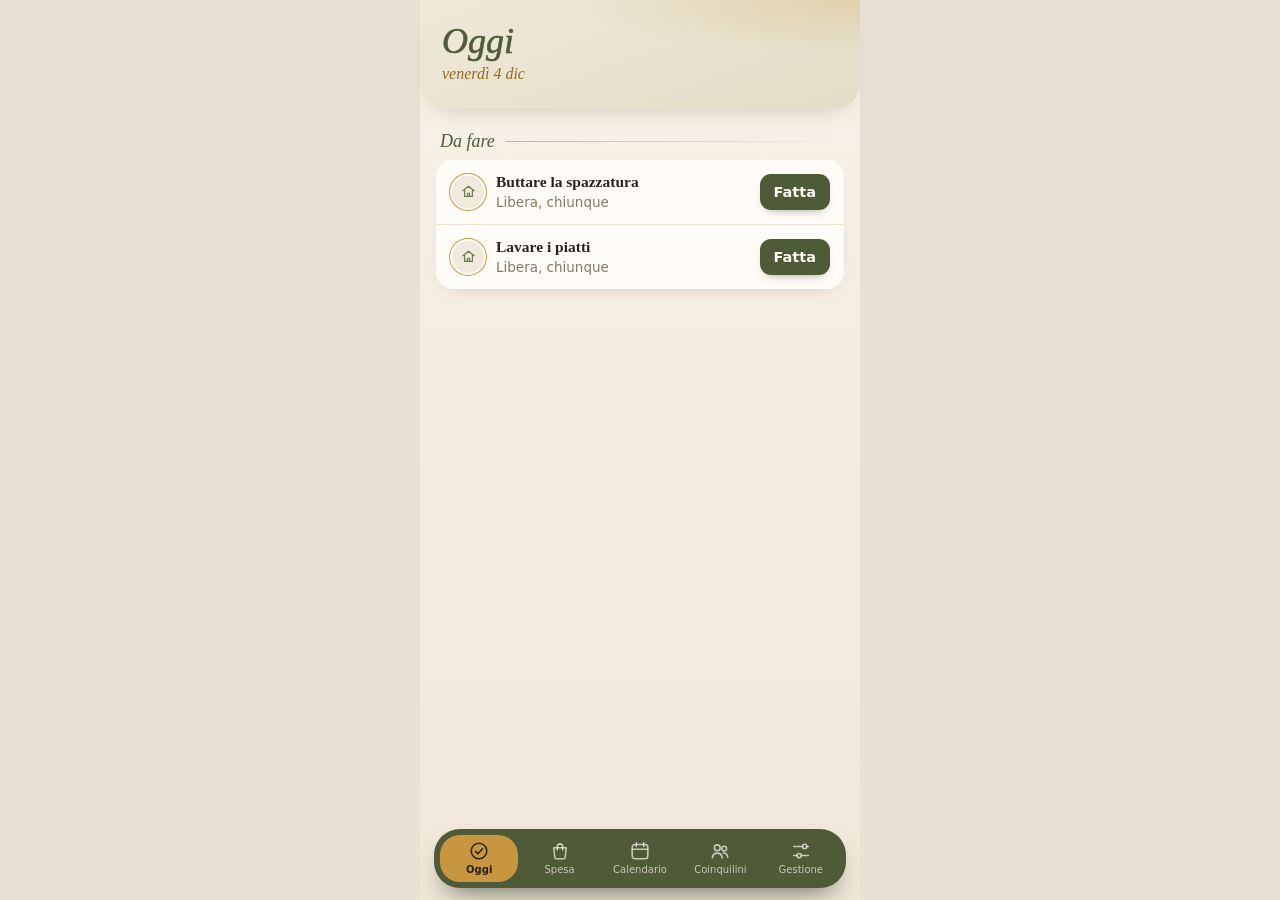
<file: index.html>
<!doctype html>
<html lang="it">
<head>
  <meta charset="utf-8">
  <meta name="viewport" content="width=device-width, initial-scale=1, viewport-fit=cover">
  <meta name="theme-color" content="#EFE9D8">
  <title>Coinqui</title>
  <link rel="stylesheet" href="styles.css">
</head>
<body>
  <!-- Icone disegnate a mano (nessuna libreria): si richiamano con <use href="#i-..."> -->
  <svg width="0" height="0" style="position:absolute" aria-hidden="true">
    <symbol id="i-oggi" viewBox="0 0 24 24"><circle cx="12" cy="12" r="8.5"/><path d="M8.2 12.4l2.6 2.6 5-5.4"/></symbol>
    <symbol id="i-calendario" viewBox="0 0 24 24"><rect x="3.5" y="5" width="17" height="15.5" rx="3"/><path d="M3.5 10h17M8 3v4M16 3v4"/></symbol>
    <symbol id="i-coinquilini" viewBox="0 0 24 24"><circle cx="9" cy="8.5" r="3.2"/><path d="M3.5 19.5c.6-3.3 2.8-5.2 5.5-5.2s4.9 1.9 5.5 5.2"/><circle cx="16.6" cy="9.4" r="2.6"/><path d="M15.6 14.3c2.6-.3 4.4 1.5 4.9 4.6"/></symbol>
    <symbol id="i-gestione" viewBox="0 0 24 24"><path d="M4 7h9.5M18.5 7H20M4 17h3.5M12.5 17H20"/><circle cx="16" cy="7" r="2.3"/><circle cx="10" cy="17" r="2.3"/></symbol>
    <symbol id="i-spesa" viewBox="0 0 24 24"><path d="M5.2 8.5h13.6l-1.1 10.6a1.6 1.6 0 0 1-1.6 1.4H7.9a1.6 1.6 0 0 1-1.6-1.4z"/><path d="M9 10.8V7.2a3 3 0 0 1 6 0v3.6"/></symbol>
    <symbol id="i-spunta" viewBox="0 0 24 24"><path d="M6.5 12.6l3.6 3.6 7.4-8"/></symbol>
    <symbol id="i-casa" viewBox="0 0 24 24"><path d="M4 11l8-6.5 8 6.5"/><path d="M6.5 9.5V19h11V9.5"/><path d="M10.5 19v-4.5h3V19"/></symbol>
  </svg>

  <div class="app">
    <header class="testata">
      <h1 id="titolo">Oggi</h1>
      <p id="sottotitolo"></p>
    </header>
    <main id="contenuto"></main>
    <nav class="nav">
      <a href="#oggi" data-tab="oggi"><svg class="ic" aria-hidden="true"><use href="#i-oggi"/></svg>Oggi</a>
      <a href="#spesa" data-tab="spesa"><svg class="ic" aria-hidden="true"><use href="#i-spesa"/></svg>Spesa</a>
      <a href="#calendario" data-tab="calendario"><svg class="ic" aria-hidden="true"><use href="#i-calendario"/></svg>Calendario</a>
      <a href="#coinquilini" data-tab="coinquilini"><svg class="ic" aria-hidden="true"><use href="#i-coinquilini"/></svg>Coinquilini</a>
      <a href="#gestione" data-tab="gestione"><svg class="ic" aria-hidden="true"><use href="#i-gestione"/></svg>Gestione</a>
    </nav>
  </div>
  <dialog id="dialogo"></dialog>
  <script type="module" src="js/app.js"></script>
</body>
</html>
</file>
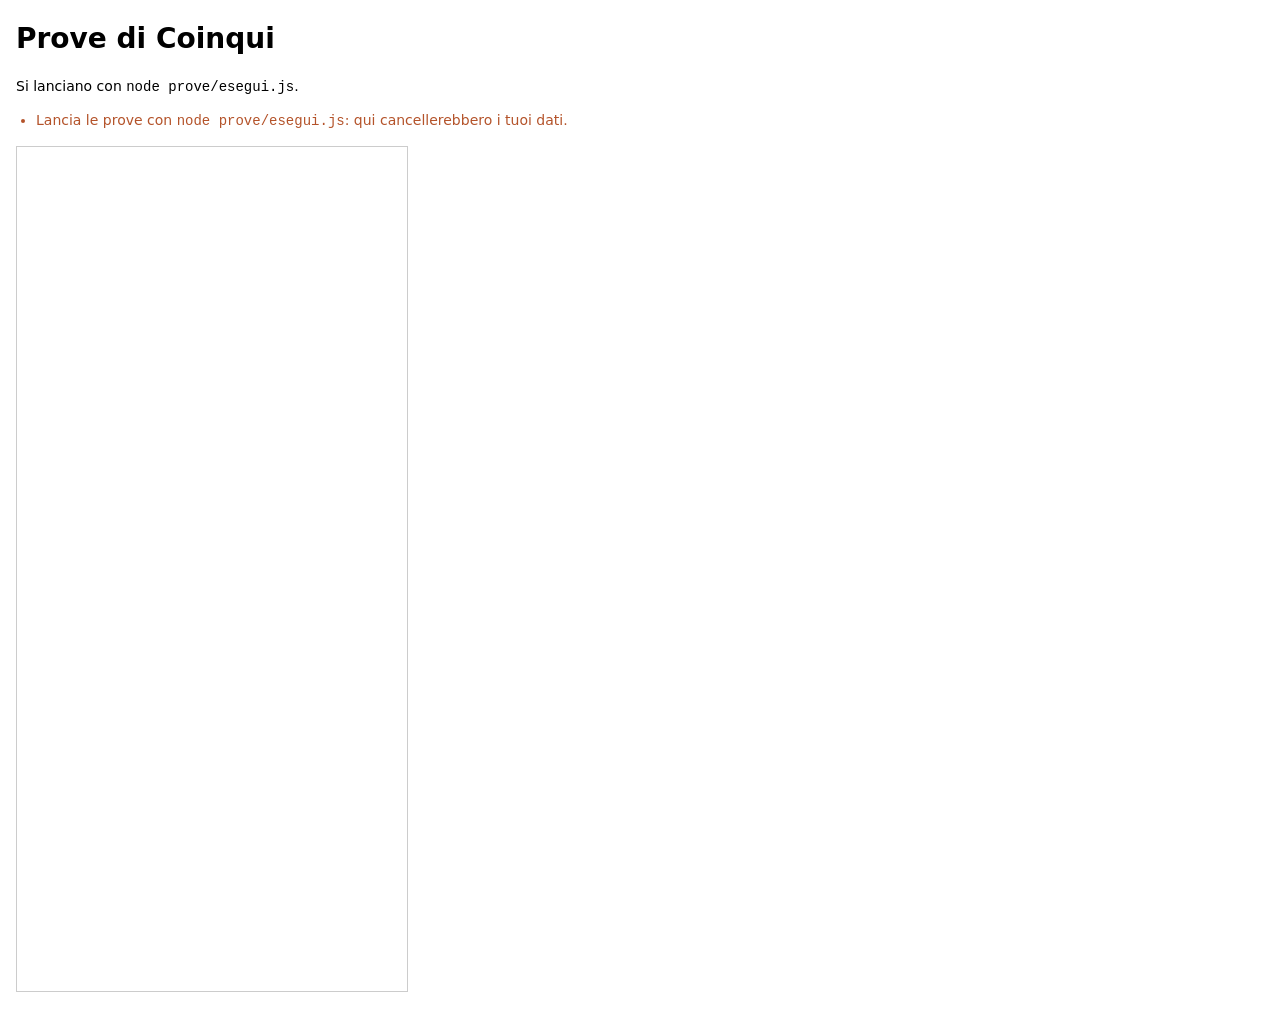
<file: prove/prove.html>
<!doctype html>
<html lang="it">
<head>
  <meta charset="utf-8">
  <title>Prove di Coinqui</title>
  <style>
    body { margin: 16px; font: 14px/1.4 system-ui, sans-serif; }
    #risultati { padding-left: 20px; }
    .ok { color: #4E5A38; }
    .ko { color: #B4532A; }
    iframe { width: 390px; height: 844px; border: 1px solid #ccc; }
  </style>
</head>
<body>
  <h1>Prove di Coinqui</h1>
  <p>Si lanciano con <code>node prove/esegui.js</code>.</p>
  <ul id="risultati"></ul>
  <!-- L'app vera, larga come un telefono: le prove ci scrivono e ci cliccano dentro. -->
  <iframe id="app" title="Coinqui"></iframe>
  <script type="module" src="casi.js"></script>
</body>
</html>
</file>
<file: styles.css>
/* Coinqui — aspetto "Salotto chiaro": avorio, verde oliva-salvia, ocra; caldo ma elegante. */

:root {
  --sfondo: #F7F1E7;
  --sfondo-fondo: #F1E8DA;
  --carta: #FFFCF7;
  --testo: #2A231C;
  --tenue: #857767;
  --bordo: #EEE4D6;
  --oliva: #6E7B55;
  --oliva-scuro: #4E5A38;
  --ocra: #C8963E;
  --ocra-scuro: #95691F;
  --ocra-chiaro: #EBCF95;
  --crema-chiaro: #FFFAF1;
  --ritardo: #B4532A;
  --ritardo-tenue: #F8E3D8;
  --ombra: 0 8px 20px -14px rgb(92 70 40 / .35);
  --raggio: 18px;
  --serif: "Palatino Linotype", Palatino, "Book Antiqua", Georgia, "Noto Serif", serif;
  --sans: system-ui, -apple-system, "Segoe UI", Roboto, sans-serif;
}

* { box-sizing: border-box; }

body {
  margin: 0;
  background: #E9E1D4;
  color: var(--testo);
  font: 15px/1.4 var(--sans);
  -webkit-tap-highlight-color: transparent;
}

.app {
  max-width: 440px;
  min-height: 100vh;
  margin: 0 auto;
  background: linear-gradient(180deg, var(--sfondo) 0%, var(--sfondo-fondo) 100%);
  padding-bottom: calc(100px + env(safe-area-inset-bottom));
}

/* ---------- Testata ---------- */

.testata {
  padding: calc(22px + env(safe-area-inset-top)) 22px 26px;
  border-radius: 0 0 26px 26px;
  color: var(--oliva-scuro);
  background:
    radial-gradient(120% 90% at 100% 0%, rgb(200 150 62 / .22), transparent 55%),
    linear-gradient(160deg, #EFE9D8 0%, #E3DCC6 100%);
  box-shadow: 0 10px 24px -18px rgb(78 90 56 / .6);
}
.testata h1 {
  margin: 0;
  font: italic 400 36px/1.08 var(--serif);
  -webkit-text-stroke: .6px currentColor; /* un filo più spesso, senza arrivare al grassetto */
}
.testata p { margin: 4px 0 0; font: italic 16px var(--serif); color: var(--ocra-scuro); }

main { padding: 2px 16px 16px; }

/* ---------- Titoli di sezione ---------- */

h2 {
  display: flex;
  align-items: center;
  gap: 10px;
  font: italic 400 18px var(--serif);
  color: var(--oliva-scuro);
  margin: 20px 4px 8px;
}
h2::after {
  content: "";
  flex: 1;
  height: 1px;
  background: linear-gradient(90deg, var(--ocra), transparent);
  opacity: .7;
}

/* ---------- Liste: righe raggruppate in un'unica scheda ---------- */

.lista {
  list-style: none;
  margin: 0;
  padding: 0;
  background: var(--carta);
  border-radius: var(--raggio);
  box-shadow: var(--ombra), inset 0 1px 0 rgb(255 255 255 / .8);
  overflow: hidden;
}
.lista > li + li { border-top: 1px solid var(--bordo); }

.card {
  position: relative;
  background: var(--carta);
  padding: 12px 14px 12px 16px;
  display: flex;
  align-items: center;
  gap: 12px;
}
/* striscia di stato a sinistra */
.card::before {
  content: "";
  position: absolute;
  left: 0; top: 10px; bottom: 10px;
  width: 3px;
  border-radius: 0 3px 3px 0;
  background: transparent;
}
.card.ritardo::before { background: var(--ritardo); }
.card.fatta::before { background: var(--oliva); }

.card .info { flex: 1; min-width: 0; display: grid; gap: 1px; }
.card strong { font: 600 15.5px/1.3 var(--serif); }
.card .meta { color: var(--tenue); font-size: 13.5px; }
.card.fatta strong { color: var(--tenue); }
a.card { color: inherit; text-decoration: none; }
a.card .freccia { color: var(--ocra); font: 22px var(--serif); }

/* iniziali dei coinquilini */
.av {
  flex: 0 0 auto;
  width: 32px;
  height: 32px;
  border-radius: 50%;
  display: grid;
  place-items: center;
  font: 600 14px var(--serif);
  color: #FFF7EA;
  background: var(--oliva);
  box-shadow: 0 0 0 2px var(--carta), 0 0 0 3px var(--ocra);
}
.av-0 { background: #B4532A; }
.av-1 { background: #6E7B55; }
.av-2 { background: #9A7B53; }
.av-3 { background: #B8873A; }
.av-4 { background: #84605C; }
.av-libera { background: #F0E9DC; color: var(--oliva); }
.av svg { width: 17px; height: 17px; }

.badge {
  justify-self: start;
  font-size: 12px;
  font-weight: 600;
  color: var(--ritardo);
  background: var(--ritardo-tenue);
  border-radius: 999px;
  padding: 1px 8px;
  margin-top: 3px;
}
.esito { font-size: 13.5px; color: var(--oliva); }
.vuoto { color: var(--tenue); margin: 4px 4px; font: italic 15px var(--serif); }

/* ---------- Pulsanti ---------- */

.btn {
  font: inherit;
  font-size: 14.5px;
  font-weight: 600;
  border: 0;
  border-radius: 11px;
  padding: 8px 14px;
  background: var(--oliva-scuro);
  color: var(--crema-chiaro);
  box-shadow: 0 5px 12px -8px rgb(63 74 43 / .9);
  cursor: pointer;
  white-space: nowrap;
}
.btn:active { transform: translateY(1px); }
.btn.secondario {
  background: transparent;
  color: var(--ocra-scuro);
  box-shadow: inset 0 0 0 1px #E3C88F;
}
.btn.pericolo { background: var(--ritardo-tenue); color: var(--ritardo); box-shadow: none; }
.btn.nudo { background: none; box-shadow: none; color: var(--tenue); }
.btn.piccolo { padding: 5px 11px; font-size: 13.5px; }
.btn.largo { display: block; width: 100%; }
a.btn { text-align: center; text-decoration: none; }
main > .btn.largo:first-child { margin-top: 16px; }

.card .apri-lista { justify-self: start; margin-top: 6px; }

/* ---------- Lista della spesa ---------- */

#nuova-voce { margin-top: 16px; }
#errore-spesa { margin: 8px 4px 0; font-weight: 600; }

.voce-spesa { padding: 4px 12px 4px 8px; gap: 4px; }
/* tondo da toccare: l'area è 44px, il cerchio disegnato è più piccolo */
.spunta {
  flex: 0 0 auto;
  width: 44px;
  height: 44px;
  padding: 0;
  border: 0;
  background: none;
  display: grid;
  place-items: center;
  cursor: pointer;
}
.spunta svg {
  width: 26px;
  height: 26px;
  padding: 3px;
  border-radius: 50%;
  color: transparent;
  stroke-width: 2.2;
  box-shadow: inset 0 0 0 1.7px var(--ocra);
  transition: background .15s;
}
.spunta[aria-pressed="true"] svg { background: var(--oliva); color: var(--crema-chiaro); box-shadow: none; }

.voce-spesa .nome-voce {
  flex: 1;
  min-width: 0;
  padding: 9px 8px;
  font: 600 15.5px/1.3 var(--serif);
  color: var(--testo);
}
.voce-spesa input.nome-voce { border: 0; border-radius: 10px; background: transparent; }
.voce-spesa input.nome-voce:focus { background: var(--crema-chiaro); box-shadow: 0 0 0 2px rgb(200 150 62 / .45); }
.voce-spesa .barrato { color: var(--tenue); text-decoration: line-through; text-decoration-color: var(--ocra); }

/* ---------- Calendario ---------- */

.giorno-cal { margin-top: 4px; }
.giorno-cal.oggi h2 { color: var(--ocra-scuro); }

/* griglia del mese */
.mese {
  margin-top: 16px;
  padding: 10px 8px 8px;
  background: var(--carta);
  border-radius: var(--raggio);
  box-shadow: var(--ombra), inset 0 1px 0 rgb(255 255 255 / .8);
}
.mese-testa { display: flex; align-items: center; justify-content: space-between; padding: 0 2px 6px; }
.mese-testa strong { font: italic 600 18px var(--serif); color: var(--oliva-scuro); text-transform: capitalize; }
.freccia-mese {
  width: 44px;
  height: 40px;
  border: 0;
  border-radius: 12px;
  background: none;
  color: var(--ocra-scuro);
  font: 26px/1 var(--serif);
  cursor: pointer;
}
.freccia-mese:active { background: var(--sfondo); }
.settimana, .griglia { display: grid; grid-template-columns: repeat(7, 1fr); gap: 2px; text-align: center; }
.settimana span { font-size: 11.5px; color: var(--tenue); padding-bottom: 4px; }
.cella {
  height: 44px;
  padding: 0;
  border: 0;
  border-radius: 12px;
  background: none;
  color: var(--testo);
  font: 15px var(--serif);
  display: grid;
  grid-template-rows: 1fr 8px;
  place-items: center;
  padding-top: 5px;
  cursor: pointer;
}
.cella.oggi { color: var(--ocra-scuro); font-weight: 700; box-shadow: inset 0 0 0 1.5px var(--ocra-chiaro); }
.cella.scelto { background: var(--oliva-scuro); color: var(--crema-chiaro); box-shadow: none; }
.pallino { width: 6px; height: 6px; border-radius: 50%; margin-bottom: 4px; }
.pallino.fatto { background: var(--oliva); }
.pallino.saltato { background: var(--ritardo); }
.pallino.da-fare { background: var(--ocra); }
.cella.scelto .pallino { box-shadow: 0 0 0 1.5px var(--crema-chiaro); }
.cella.scelto .pallino.fatto { background: #A9B98A; }

.titolo-prossimi { margin-top: 28px; font-size: 20px; }
.giorno-cal.passato h2 { color: var(--tenue); }
.card.saltata::before { background: var(--ritardo); opacity: .55; }
.card .non-fatta { color: var(--ritardo); }

/* ---------- Moduli ---------- */

form.modulo { display: grid; gap: 16px; margin-top: 16px; }
label.campo { display: grid; gap: 6px; font: 600 15px var(--serif); }
input[type=text], input[type=date], select {
  font: 15px var(--sans);
  padding: 10px 12px;
  border: 1px solid var(--bordo);
  border-radius: 12px;
  background: var(--carta);
  color: var(--testo);
  width: 100%;
}
input:focus, select:focus { outline: none; border-color: var(--ocra); box-shadow: 0 0 0 3px rgb(200 150 62 / .25); }
fieldset { border: 0; padding: 0; margin: 0; display: grid; gap: 8px; }
legend { font: 600 15px var(--serif); margin-bottom: 6px; }
.scelte { display: flex; flex-wrap: wrap; gap: 6px; }
.scelte label {
  border: 1px solid var(--bordo);
  background: var(--carta);
  border-radius: 999px;
  padding: 6px 12px;
  font-size: 14px;
  cursor: pointer;
}
.scelte label:has(input:checked) { background: var(--oliva); border-color: var(--oliva); color: var(--crema-chiaro); }
.scelte input { margin: 0 5px 0 0; accent-color: var(--ocra); }
.errore { color: var(--ritardo); margin: 0; }
.azioni { display: flex; gap: 8px; flex-wrap: wrap; }
label.casella { display: flex; align-items: center; gap: 10px; font: 600 15px var(--serif); cursor: pointer; }
label.casella input { width: 20px; height: 20px; margin: 0; accent-color: var(--oliva); }

.riga-nome { display: flex; gap: 8px; align-items: center; }
.riga-nome input[type=text] { flex: 1; min-width: 0; }
form.aggiungi { margin-top: 10px; }

/* ---------- Dialogo "Chi l'ha fatta?" ---------- */

dialog {
  border: 0;
  border-radius: 20px;
  padding: 20px;
  width: min(340px, calc(100% - 32px));
  background: var(--carta);
  color: var(--testo);
  box-shadow: 0 18px 40px -18px rgb(92 62 30 / .6);
}
dialog::backdrop { background: rgb(42 33 27 / .45); }
dialog h3 { margin: 0 0 2px; font: 400 23px var(--serif); }
dialog p { margin: 0 0 14px; font: italic 15px var(--serif); color: var(--tenue); }
.nomi { display: grid; gap: 8px; margin-bottom: 6px; }
.nomi .btn { padding: 10px; }
.nomi .btn.secondario { color: var(--testo); background: #fff; box-shadow: inset 0 0 0 1px var(--bordo); }

/* ---------- Barra in basso (galleggiante) ---------- */

.nav {
  position: fixed;
  left: 50%;
  bottom: calc(12px + env(safe-area-inset-bottom));
  transform: translateX(-50%);
  width: calc(100% - 28px);
  max-width: 412px;
  display: grid;
  grid-template-columns: repeat(5, 1fr);
  gap: 2px;
  padding: 6px;
  background: var(--oliva-scuro);
  border-radius: 26px;
  box-shadow: 0 14px 28px -12px rgb(38 46 28 / .7);
}
.nav a {
  display: grid;
  justify-items: center;
  gap: 1px;
  padding: 5px 0;
  border-radius: 20px;
  font-size: 10px;
  color: rgb(255 250 241 / .7);
  text-decoration: none;
}
.nav svg { width: 22px; height: 22px; }
.nav a.attivo { background: var(--ocra); color: var(--testo); font-weight: 700; }

svg.ic {
  fill: none;
  stroke: currentColor;
  stroke-width: 1.7;
  stroke-linecap: round;
  stroke-linejoin: round;
}
</file>
